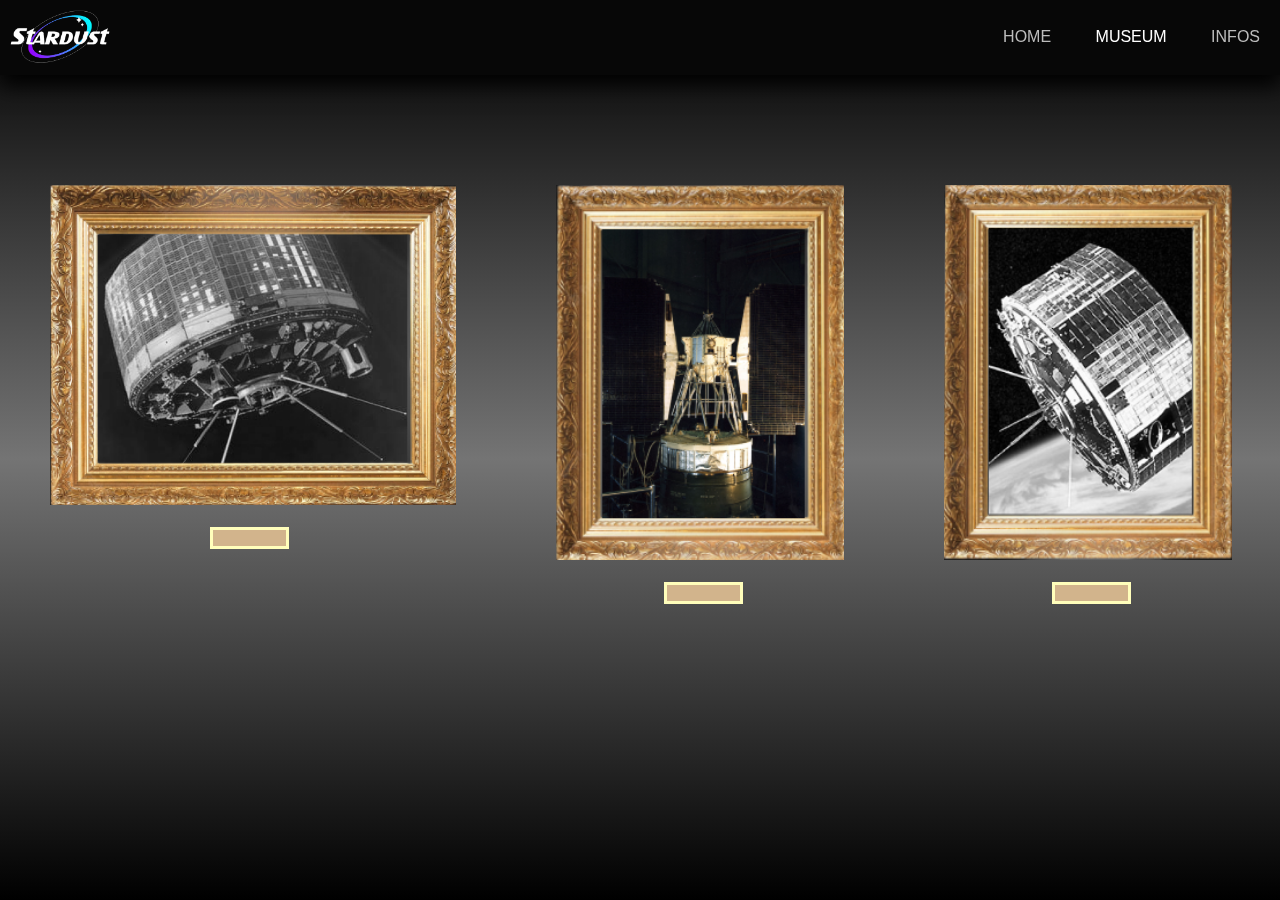
<file: index.html>
<!DOCTYPE html>
<html lang="en">

<head>
    <meta charset="UTF-8">
    <meta http-equiv="X-UA-Compatible" content="IE=edge">
    <meta name="viewport" content="width=device-width, initial-scale=1.0">
    <title>Stardust - Museum</title>
    <link rel="stylesheet" href="museum/style.css">
</head>

<body>
    <div class="navbar">
        <img src="logo.png" id="logo">
        <ul>
            <li>
                <a href="home.html" style="color: rgb(188, 188, 188);">Home</a>
            </li>
            <li><a href="index.html" style="color: rgb(255, 255, 255);">Museum</a>
                <ul>
                    <li><a href="index.html">1960</a></li>
                    <li><a href="#">1970</a></li>
                    <li><a href="#">1980</a></li>
                    <li><a href="#">1990</a></li>
                    <li><a href="#">2000</a></li>
                    <li><a href="#">2010</a></li>
                    <li><a href="#">2020</a></li>
                </ul>
            </li>
            <li>
                <a href="infos.html" style="color: rgb(188, 188, 188);">Infos</a>
            </li>
        </ul>
    </div>
    <div id="conteudo">
        <div class="block" id="first">
            <button onclick="Fechar('#first')" class="x">X</button>
            <div class=" left ">
                <h1 class="title ">TIROS</h1>
                <p class="content ">
                    The Television Infrared Observation Satellite Program (TIROS) was NASA's first experimental step to determine if satellites could be useful in the study of the Earth. Since satellites were a new technology, the TIROS Program also tested various design
                    issues for spacecraft: instruments, data and operational parameters. The goal was to improve satellite applications for Earth-bound decisions. TIROS proved extremely successful, providing the first accurate weather forecasts based
                    on data gathered from space. The program's success with many instrument types and orbital configurations led to the development of more sophisticated meteorological observation satellites.
                </p>
            </div>
            <img src="museum/imagens/TIROS.png" alt="imagem" class="img">
            <audio controls>
                <source src="museum/audios/TIROS.mp3" type="audio/mpeg">
                Audio
            </audio>
        </div>
        <div class="item ">
            <img src="museum/imagens/imagem.png" alt="imagem " class="imagem-deitado">
            <div class="placa-deitado " onclick="Mostrar( '#first') "></div>
        </div>
        <div class="block " id="second">
            <button onclick="Fechar('#second')" class="x">X</button>
            <div class="left ">
                <h1 class="title ">Nimbus 1</h1>
                <p class="content ">
                    Nimbus 1, the first in a series of second-generation meteorological research-and-development satellites, was designed to serve as a stabilized, earth-oriented platform for the testing of advanced meteorological sensor systems and for collecting meteorological
                    data. It consisted of three major elements: a sensory ring, solar paddles, and the control system housing. The solar paddles and the control system housing were connected to the sensory ring by a truss structure, giving the satellite
                    the appearance of an ocean buoy.
                </p>
            </div>
            <img src="museum/imagens/nimbus1.jpg " alt="imagem" class="img">
            <audio controls>
                <source src="museum/audios/Nimbus_I.mp3" type="audio/mpeg">
                Audio
            </audio>
        </div>
        <div class="item ">
            <img src="museum/imagens/imagem2.png " alt="imagem" usemap="#hugo" class="imagem-de-pe">
            <div class="placa-de-pe " id="first-sign " onclick="Mostrar( '#second') "></div>
        </div>
        <div class="block" id="third">
            <button onclick="Fechar('#third')" class="x">X</button>
            <div class="left">
                <h1 class="title">ESSA</h1>
                <p class="content">
                    The Environmental Science Services Administration (ESSA) satellite program was initiated as an extension of, and a compliment to, the TIROS program. Like TIROS, the ESSA program’s primary objective was to provide cloud-cover photography to the American
                    National Meteorological Center. ESSA imagery was of a much wider scope, and better resolution, than that of the TIROS 9 program. ESSA satellite design and missions were the result of a combined effort on the part of NASA, the ESSA,
                    the U.S. Weather Bureau, and the National Meteorological Center. Its success prompted further exploration of using space-borne weather prediction and monitoring devices, like ATS and the NIMBUS series.
                </p>
            </div>
            <img src="museum/imagens/essa.png" alt="imagem" class="img">
            <audio controls>
                <source src="museum/audios/Essa.mp3" type="audio/mpeg">
                Audio
            </audio>
        </div>
        <div class="item">
            <img src="museum/imagens/imagem3.png" alt="imagem" usemap="#hugo" class="imagem-de-pe">
            <div class="placa-de-pe " id="second-sign" onclick="Mostrar( '#third')"></div>
        </div>
        <div class="block" id="forth">
            <button onclick="Fechar('#forth')" class="x">X</button>
            <div class="left">
                <h1 class="title">Nimbus 2</h1>
                <p class="content">
                    Nimbus 2, the second in a series of second-generation meteorological research-and-development satellites, was designed to serve as a stabilized, earth-oriented platform for the testing of advanced meteorological sensor systems and the collecting of meteorological
                    data. Similiar to Nimbus 1, it consisted of three major elements: a sensory ring, solar paddles, and the control system housing. The solar paddles and the control system housing were connected to the sensory ring by a truss structure,
                    giving the satellite the appearance of an ocean buoy.
                </p>
            </div>
            <img src="museum/imagens/nimbus2.jpg" alt="imagem" class="img">
            <audio controls>
                <source src="museum/audios/Nimbus_2.mp3" type="audio/mpeg">
                Audio
            </audio>
        </div>
        <div class="item ">
            <img src="museum/imagens/imagem4.png" alt="imagem" class="imagem-deitado">
            <div class="placa-deitado" onclick="Mostrar('#forth')"></div>
        </div>
        <div class="block" id="fifth">
            <button onclick="Fechar('#fifth')" class="x">X</button>
            <div class="left">
                <h1 class="title">ATS</h1>
                <p class="content">
                    The Applications Technology Satellite (ATS) series was conceived of as a follow-on to the successful experimental communications satellites of the early 1960s with the addition of other technology demonstrations, such as weather observation and investigation
                    of the space environment. The Department of Defense (DoD) influenced NASA to include technology for gravity-gradient stabilization (on ATS-2, ATS-4, and ATS-5) and for medium-altitude orbits (ATS-2). All five of the first generation
                    ATS spacecraft carried a C-band transponder with 25 MHz bandwidth capable of relaying 1200 one-way voice circuits or one color television signal.
                </p>
            </div>
            <img src="museum/imagens/ats.jpg" alt="imagem" class="img">
            <audio controls>
                <source src="museum/audios/ATS.mp3" type="audio/ogg">
                Audio
            </audio>
        </div>
        <div class="item">
            <img src="museum/imagens/imagem5.png" alt="imagem" class="imagem-deitado">
            <div class="placa-deitado " onclick="Mostrar( '#fifth') "></div>
        </div>
        <div class="block" id="sixth">
            <button onclick="Fechar('#sixth')" class="x">X</button>
            <div class="left">
                <h1 class="title">Nimbus 3</h1>
                <p class="content">
                    Nimbus 3, the third in a series of second-generation meteorological research-and-development satellites and similar to Nimbus 1 an 2, was designed to serve as a stabilized, earth-oriented platform for the testing of advanced meteorological sensor systems
                    and the collecting of meteorological data. It consisted of three major elements a sensory ring, solar paddles, and the control system housing. The solar paddles and the control system housing were connected to the sensory ring by a
                    truss structure, giving the satellite the appearance of an ocean buoy.
                </p>
            </div>
            <img src="museum/imagens/nimbus3.jpg " alt="imagem" class="img">
            <audio controls>
                <source src="museum/audios/Nimbus_3.mp3" type="audio/mpeg">
                Audio
            </audio>
        </div>
        <div class="item">
            <img src="museum/imagens/imagem6.png " alt="imagem" usemap="#hugo" class="imagem-de-pe">
            <div class="placa-de-pe " id="third-sign " onclick="Mostrar('#sixth')"></div>
        </div>
    </div>
    <script src="museum/script.js "></script>
</body>

</html>
</file>
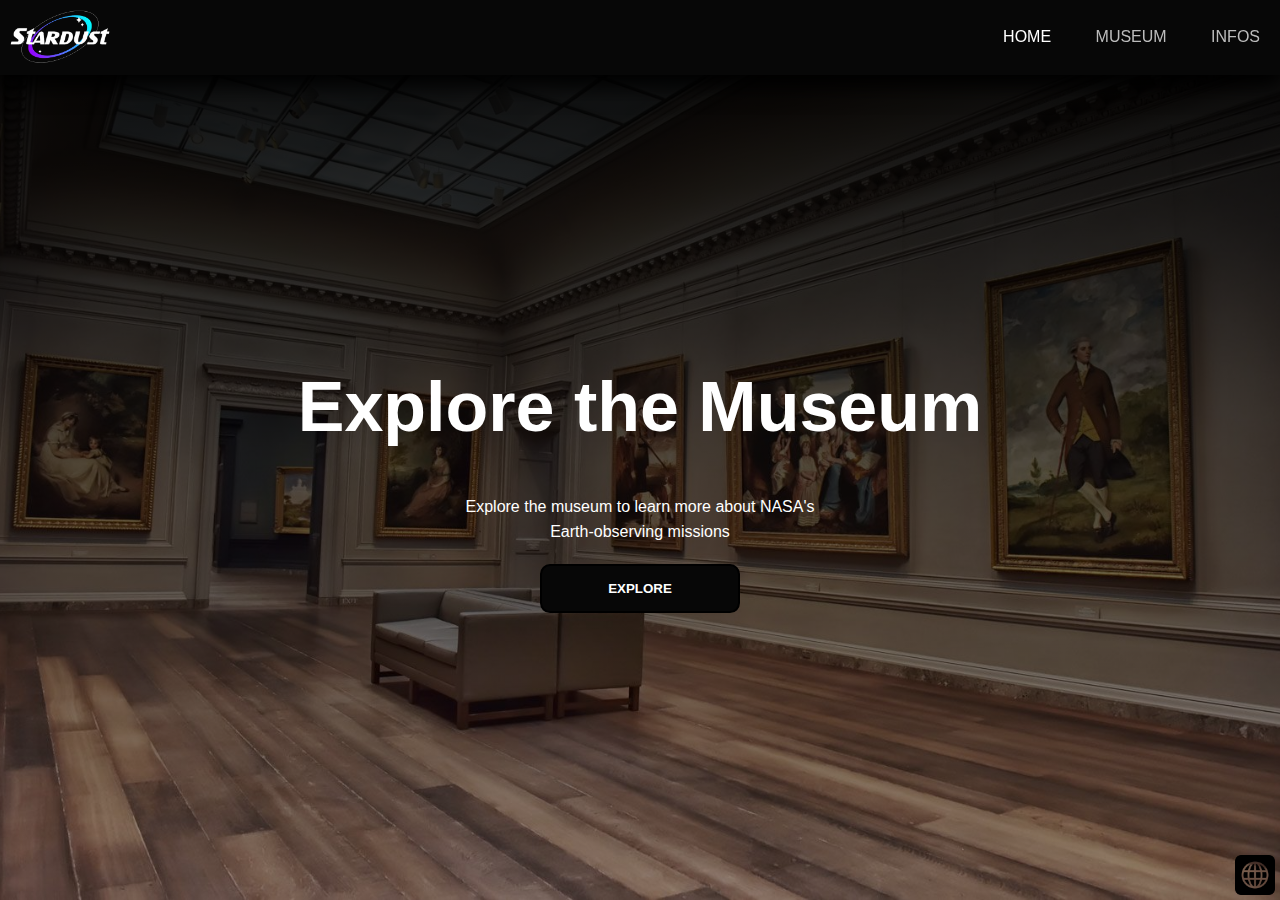
<file: home.html>
<!DOCTYPE html>
<html lang="en">

<head>
    <meta charset="UTF-8">
    <meta http-equiv="X-UA-Compatible" content="IE=edge">
    <meta name="viewport" content="width=device-width, initial-scale=1.0">
    <title>Stardust - Home</title>
    <link rel="stylesheet" href="home/estilo.css">
</head>

<body>
    <div class="navbar">
        <img src="logo.png" id="logo">
        <ul>
            <li><a style="color: rgb(255, 255, 255);">Home</a></li>
            <li><a href="index.html" style="color: rgb(188, 188, 188);">Museum</a></li>
            <li><a href="infos.html" style="color: rgb(188, 188, 188);">Infos</a></li>
        </ul>
    </div>
    <div class="conteudo">
        <h1>Explore the Museum</h1>
        <p>Explore the museum to learn more about NASA's <br> Earth-observing missions</p>
        <div>
            <a href="index.html">
                <button>EXPLORE</button>
            </a>
        </div>
    </div>
    <img src="home/coisinho.jpeg" id="mundinho">
</body>

</html>
</file>
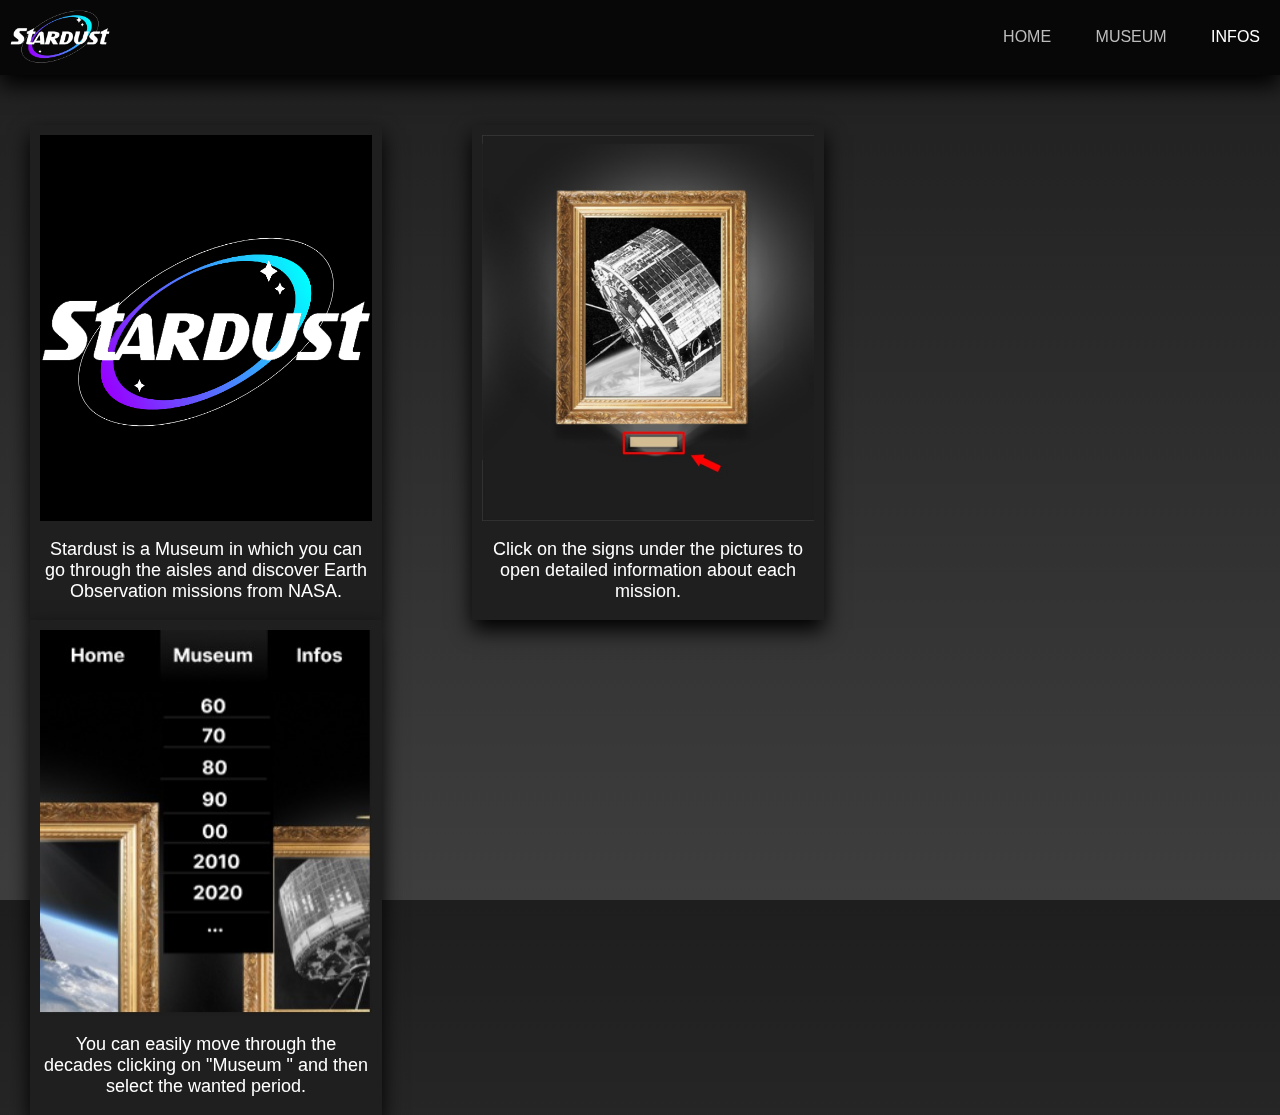
<file: infos.html>
<!DOCTYPE html>
<html lang="en">

<head>
    <meta charset="UTF-8">
    <meta http-equiv="X-UA-Compatible" content="IE=edge">
    <meta name="viewport" content="width=device-width, initial-scale=1.0">
    <link rel="stylesheet" href="infos/estilo.css">
    <title>Stardust - Infos</title>
</head>

<body>
    <div class="navbar">
        <img src="logo.png" id="logo">
        <ul>
            <li><a href="home.html" style="color: rgb(188, 188, 188);">Home</a></li>
            <li><a href="index.html" style="color: rgb(188, 188, 188);">Museum</a></li>
            <li><a style="color: rgb(255, 255, 255);">Infos</a></li>
        </ul>
    </div>
    <div id="cards">
        <div class="card">
            <div class="foto">
                <img src="logo.png" id="img1">
            </div>
            <div class="texto">
                <p>
                    Stardust is a Museum in which you can go through the aisles and discover Earth Observation missions from NASA.
                </p>
            </div>
        </div>

        <div class="card">
            <div class="foto">
                <img src="infos/imagens/info2.png">
            </div>
            <div class="texto">
                <p>
                    Click on the signs under the pictures to open detailed information about each mission.
                </p>
            </div>
        </div>

        <div class="card">
            <div class="foto">
                <img src="infos/imagens/info3.png">
            </div>
            <div class="texto ">
                <p>You can easily move through the decades clicking on "Museum " and then select the wanted period.</p>
            </div>
        </div>
    </div>
</body>

</html>
</file>
<file: museum/style.css>
body {
    background-color: #1e1e1e;
    background: linear-gradient(0deg, rgba(0, 0, 0, 1) 0%, rgba(116, 116, 116, 1) 49%, rgba(0, 0, 0, 1) 100%);
    overscroll-behavior-y: none;
    overflow-y: hidden;
    margin: 0;
    padding: 0;
    font-family: sans-serif;
    height: 100vh;
    background-size: cover;
    background-position: center;
}

.navbar {
    width: 100%;
    margin: auto;
    position: fixed;
    display: flex;
    align-items: center;
    justify-content: space-between;
    background-color: #070707;
    box-shadow: 0px 10px 20px black;
}

#logo {
    width: 100px;
    margin: 10px;
}

.navbar ul li {
    list-style: none;
    display: inline-block;
    margin: 0 20px;
}

.navbar ul li a {
    text-decoration: none;
    color: #fff;
    text-transform: uppercase;
}

.navbar ul li::after {
    height: 3px;
    width: 100%;
    background: #fff;
    position: absolute;
    left: 0;
    bottom: 0;
    color: #fff
}

.navbar ul ul {
    display: none;
    position: absolute;
    background-color: #1b1b1b;
    color: #fff;
    text-align: center;
}

.navbar ul li:hover>ul {
    display: block;
}

.navbar ul ul li {
    display: block;
    margin: auto;
    padding: 10px;
    text-align: center;
    margin-left: -20px;
}

#mundinho {
    position: absolute;
    bottom: 5px;
    right: 5px;
    width: 40px;
}

#conteudo {
    margin-top: 15vh;
    display: inline-flex;
}

.item {
    margin: 50px;
    height: 600px;
    float: left;
}

.placa-deitado {
    width: 73px;
    height: 16px;
    background-color: tan;
    border: 3px solid rgb(255, 254, 187);
    margin-top: 18px;
    margin-left: 160px;
    position: absolute;
}

.placa-deitado:hover,
.placa-de-pe:hover {
    cursor: pointer;
}

.placa-de-pe {
    width: 73px;
    height: 16px;
    background-color: tan;
    border: 3px solid rgb(255, 254, 187);
    margin-top: 18px;
    margin-left: 108px;
    position: absolute;
}

.area:hover {
    cursor: pointer;
}

.imagem-deitado {
    height: 320px;
    width: 406px;
}

.imagem-de-pe {
    height: 375px;
    width: 288px;
}

.block {
    position: fixed;
    top: 10vh;
    left: 20vw;
    display: none;
    background: linear-gradient(0deg, rgba(145, 145, 145, 1) 0%, rgba(218, 218, 218, 1) 72%, rgba(255, 255, 255, 1) 100%);
    opacity: 80%;
    width: 900px;
    height: 80vh;
    transition: 10s;
    border-radius: 20px;
    z-index: 98;
    text-align: justify;
}

.block.ativo {
    display: block;
}

.x {
    width: 25px;
    height: 25px;
    position: absolute;
    z-index: 99;
    margin: 20px;
    margin-left: 855px;
    background-color: darkslateblue;
    color: white;
    font-weight: bold;
    border: 0px;
    border-radius: 50%;
}

.x:hover {
    cursor: pointer;
}

.left {
    float: left;
    width: 55%;
}

.title {
    font-size: 40px;
    text-align: center;
    font-weight: bold;
    display: block;
}

.content {
    height: 80%;
    font-size: 20px;
    display: block;
    margin: 25px;
}

.img {
    margin: 20px;
    height: 325px;
    width: 325px;
    border-radius: 50%;
    float: right;
}

audio {
    position: absolute;
    margin: 50px;
    margin-top: 400px;
}

::-webkit-scrollbar {
    background-color: white;
    height: 10px;
}

::-webkit-scrollbar-button {
    display: none;
}

::-webkit-scrollbar-thumb {
    background-color: slateblue;
}

::-webkit-scrollbar-thumb:hover {
    background-color: darkslateblue;
}
</file>
<file: home/estilo.css>
body {
    margin: 0;
    padding: 0;
    font-family: sans-serif;
    width: 100%;
    height: 100vh;
    background-image: linear-gradient(black, rgba(0, 0, 0, 0.3)), url(imagem-fundo.jpg);
    background-size: cover;
    background-position: center;
}

.navbar {
    width: 100%;
    margin: auto;
    position: fixed;
    display: flex;
    align-items: center;
    justify-content: space-between;
    background-color: #070707;
    box-shadow: 0px 10px 20px black;
}

#logo {
    width: 100px;
    margin: 10px;
}

.navbar ul li {
    list-style: none;
    display: inline-block;
    margin: 0 20px;
}

.navbar ul li a {
    text-decoration: none;
    color: #fff;
    text-transform: uppercase;
}

.navbar ul li::after {
    height: 3px;
    width: 100%;
    background: #fff;
    position: absolute;
    left: 0;
    bottom: 0;
    color: #fff
}

.navbar ul ul{
    display: none;
    position: absolute;
    background-color: #000000;
    color: #fff;
    text-align: center;
}
.navbar ul li:hover > ul{
    display: block;
}
.navbar ul ul li{
    display: block;
    margin:auto;
    padding: 5px;
    text-align: center;
}

#mundinho {
    position: absolute;
    bottom: 5px;
    right: 5px;
    width: 40px;
}

.conteudo {
    width: 100%;
    position: absolute;
    top: 50%;
    transform: translateY(-50%);
    text-align: center;
    color: #fff;
}

.conteudo h1 {
    font-size: 70px;
    margin-top: 80px;
}

.conteudo p {
    margin: 20px auto;
    font-weight: 100;
    line-height: 25px;
}

button {
    width: 200px;
    padding: 15px 0;
    text-align: center;
    margin: auto;
    border-radius: 10px;
    font-weight: bold;
    border: 2px solid black;
    background: #070707;
    color: #fff;
    cursor: pointer;
}
</file>
<file: infos/estilo.css>
body {
    background: linear-gradient(180deg, rgba(30, 30, 30, 1) 0%, rgba(46, 46, 46, 1) 49%, rgba(62, 62, 62, 1) 100%);
    margin: 0;
    padding: 0;
    font-family: sans-serif;
    height: 100vh;
    background-size: cover;
    background-position: center;
}

.navbar {
    width: 100%;
    margin: auto;
    position: fixed;
    display: flex;
    align-items: center;
    justiFy-content: space-between;
    background-color: #070707;
    box-shadow: 0px 10px 20px black;
}

#logo {
    width: 100px;
    margin: 10px;
}

.navbar ul li {
    list-style: none;
    display: inline-block;
    margin: 0 20px;
}

.navbar ul li a {
    text-decoration: none;
    color: #fff;
    text-transform: uppercase;
}

.navbar ul li::after {
    height: 3px;
    width: 100%;
    background: #fff;
    position: absolute;
    left: 0;
    bottom: 0;
    color: #fff
}

.navbar ul ul {
    display: none;
    position: fixed;
    z-index: 99;
    background-color: #000000;
    color: #fff;
    text-align: center;
}

.navbar ul li:hover>ul {
    display: block;
}

.navbar ul ul li {
    display: block;
    margin: auto;
    padding: 5px;
    text-align: center;
}

#cards {
    position: absolute;
    top: 75px;
    height: 500px;
    margin-top: 50px;
}

.card {
    background-color: rgb(31, 31, 31);
    padding: 10px;
    float: left;
    height: 475px;
    width: 332px;
    margin-left: 30px;
    margin-right: 60px;
    box-shadow: 0px 10px 20px black;
    color: white;
}

p {
    word-wrap: break-word;
    font-style: normal;
    font-size: 18px;
    text-align: center;
}

.card .foto {
    height: 386px;
    background-color: black;
}

#img1 {
    height: 200px;
    margin-top: 100px;
}

.foto img {
    width: 332px;
    height: 386px;
}
</file>
